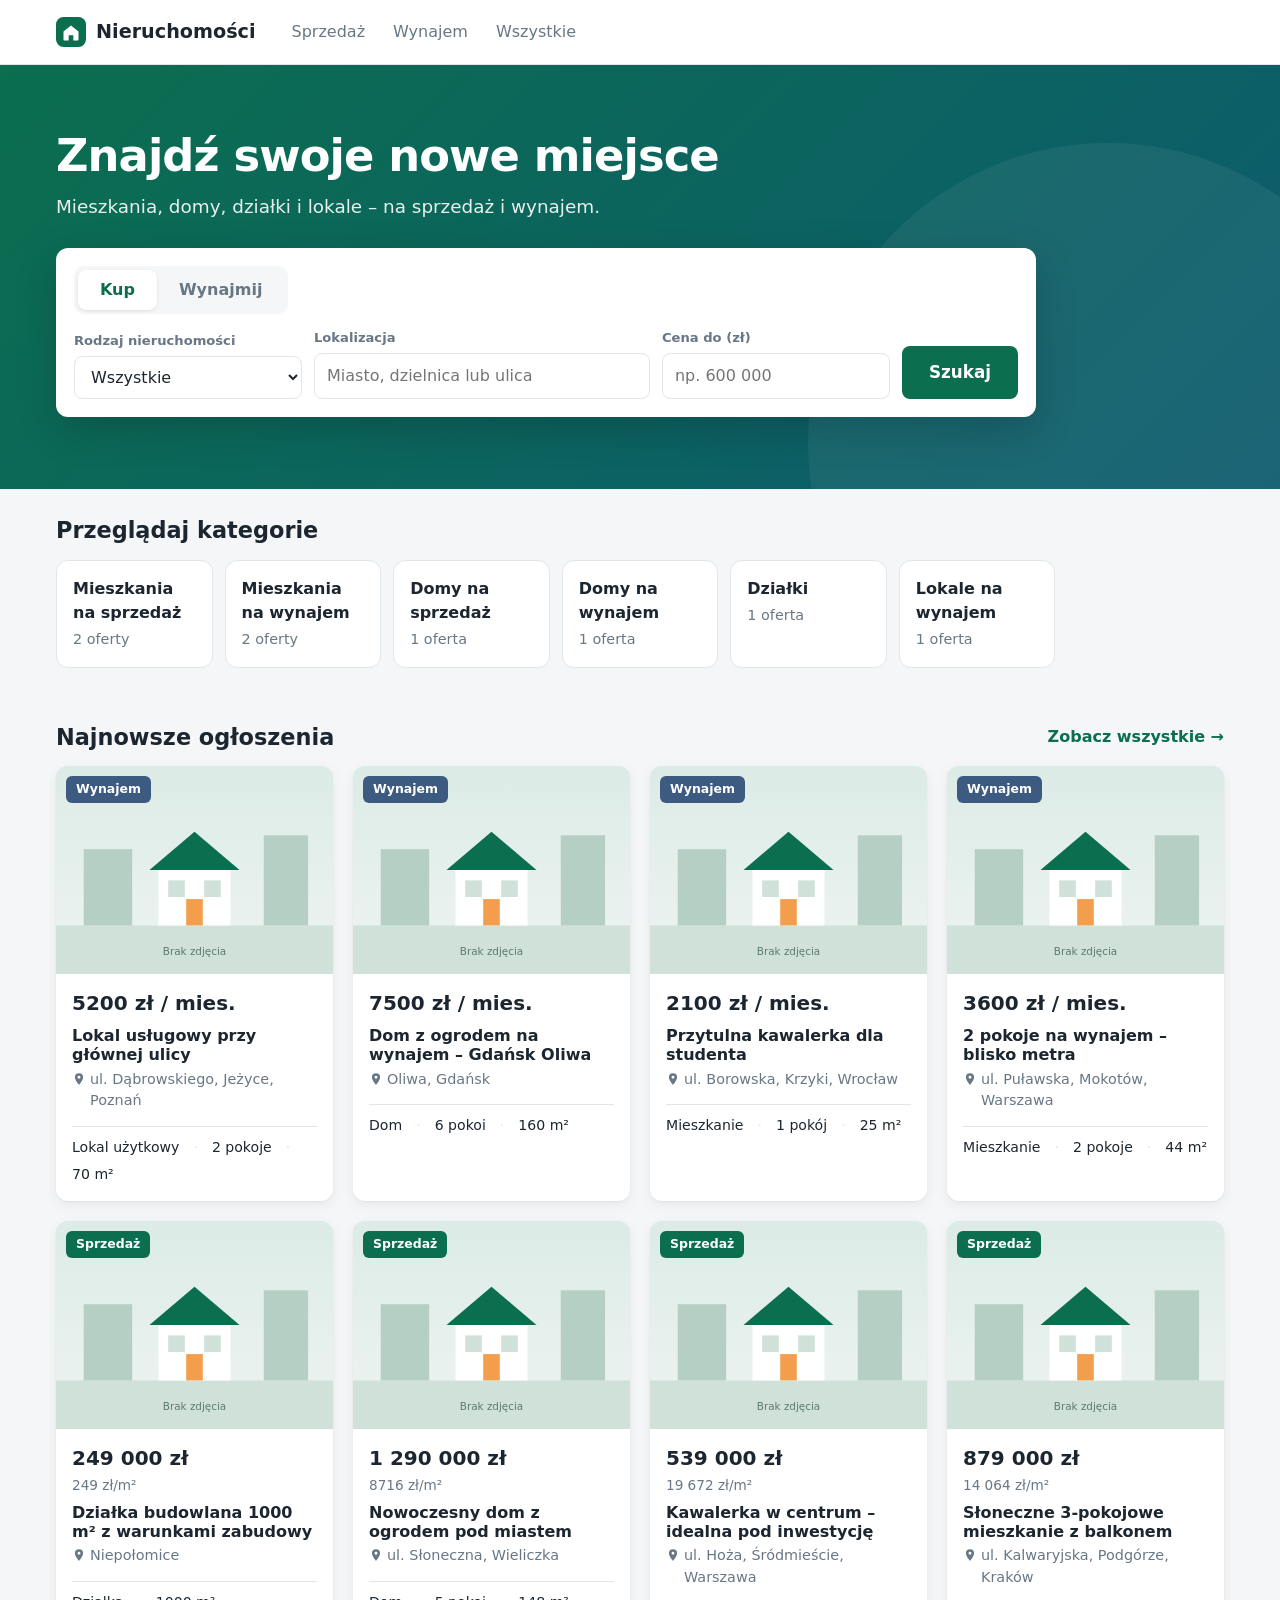
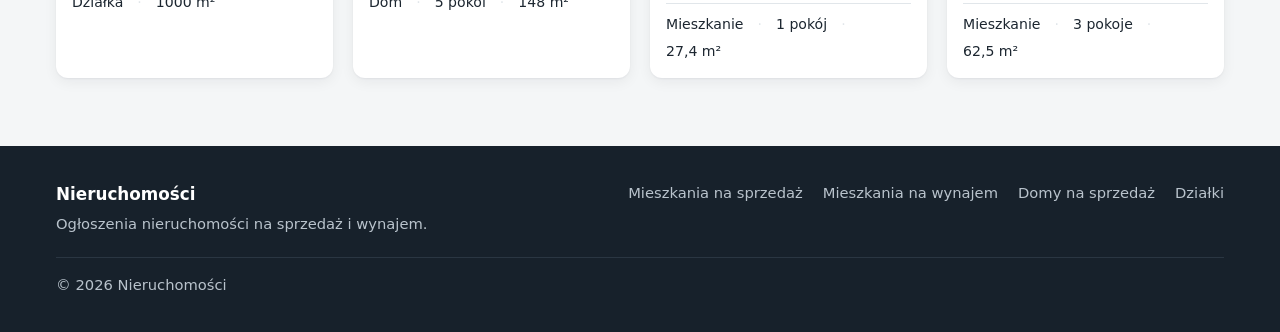
<file: index.html>
<!doctype html>
<html lang="pl">
<head>
  <meta charset="utf-8">
  <meta name="viewport" content="width=device-width, initial-scale=1">
  <title>Nieruchomości – mieszkania i domy na sprzedaż i wynajem</title>
  <meta name="description" content="Ogłoszenia nieruchomości – mieszkania, domy, działki i lokale na sprzedaż i wynajem.">
  <link rel="icon" href="img/favicon.svg" type="image/svg+xml">
  <link rel="stylesheet" href="css/style.css">
</head>
<body data-page="home">
<header class="site-header">
  <div class="container header-inner">
    <a class="logo" href="index.html">
      <svg width="30" height="30" viewBox="0 0 32 32" aria-hidden="true"><rect width="32" height="32" rx="8" fill="currentColor"/><path d="M8 15.5 16 9l8 6.5V24a1 1 0 0 1-1 1h-4.5v-5.5h-5V25H9a1 1 0 0 1-1-1z" fill="#fff"/></svg>
      <span>Nieruchomości</span>
    </a>
    <nav class="main-nav" aria-label="Główna nawigacja">
      <a href="ogloszenia.html?transakcja=sprzedaz" data-nav="sprzedaz">Sprzedaż</a>
      <a href="ogloszenia.html?transakcja=wynajem" data-nav="wynajem">Wynajem</a>
      <a href="ogloszenia.html" class="hide-sm" data-nav="">Wszystkie</a>
    </nav>
  </div>
</header>

<main>
  <section class="hero">
    <div class="container">
      <h1>Znajdź swoje nowe miejsce</h1>
      <p class="hero-sub">Mieszkania, domy, działki i lokale – na sprzedaż i wynajem.</p>

      <form class="hero-search" action="ogloszenia.html" method="get">
        <div class="tabs" role="radiogroup" aria-label="Rodzaj transakcji">
          <label><input type="radio" name="transakcja" value="sprzedaz" checked><span>Kup</span></label>
          <label><input type="radio" name="transakcja" value="wynajem"><span>Wynajmij</span></label>
        </div>
        <div class="hero-fields">
          <label class="field">
            <span>Rodzaj nieruchomości</span>
            <select name="typ">
              <option value="">Wszystkie</option>
              <option value="mieszkanie">Mieszkanie</option>
              <option value="dom">Dom</option>
              <option value="dzialka">Działka</option>
              <option value="lokal">Lokal użytkowy</option>
              <option value="garaz">Garaż</option>
            </select>
          </label>
          <label class="field field-grow">
            <span>Lokalizacja</span>
            <input type="text" name="lokalizacja" placeholder="Miasto, dzielnica lub ulica">
          </label>
          <label class="field">
            <span>Cena do (zł)</span>
            <input type="text" name="cenaDo" inputmode="numeric" placeholder="np. 600 000">
          </label>
          <button class="btn btn-primary btn-lg" type="submit">Szukaj</button>
        </div>
      </form>
    </div>
  </section>

  <section class="container section">
    <h2 class="section-title">Przeglądaj kategorie</h2>
    <div class="categories">
      <a class="category" href="ogloszenia.html?transakcja=sprzedaz&typ=mieszkanie"><span class="category-label">Mieszkania na sprzedaż</span><span class="category-count" data-count="sprzedaz:mieszkanie"></span></a>
      <a class="category" href="ogloszenia.html?transakcja=wynajem&typ=mieszkanie"><span class="category-label">Mieszkania na wynajem</span><span class="category-count" data-count="wynajem:mieszkanie"></span></a>
      <a class="category" href="ogloszenia.html?transakcja=sprzedaz&typ=dom"><span class="category-label">Domy na sprzedaż</span><span class="category-count" data-count="sprzedaz:dom"></span></a>
      <a class="category" href="ogloszenia.html?transakcja=wynajem&typ=dom"><span class="category-label">Domy na wynajem</span><span class="category-count" data-count="wynajem:dom"></span></a>
      <a class="category" href="ogloszenia.html?transakcja=sprzedaz&typ=dzialka"><span class="category-label">Działki</span><span class="category-count" data-count="sprzedaz:dzialka"></span></a>
      <a class="category" href="ogloszenia.html?transakcja=wynajem&typ=lokal"><span class="category-label">Lokale na wynajem</span><span class="category-count" data-count="wynajem:lokal"></span></a>
    </div>
  </section>

  <section class="container section">
    <div class="section-head">
      <h2 class="section-title">Najnowsze ogłoszenia</h2>
      <a href="ogloszenia.html" class="link">Zobacz wszystkie →</a>
    </div>
    <div id="latest"></div>
  </section>
</main>

<footer class="site-footer">
  <div class="container footer-inner">
    <div>
      <strong>Nieruchomości</strong>
      <p>Ogłoszenia nieruchomości na sprzedaż i wynajem.</p>
    </div>
    <div class="footer-links">
      <a href="ogloszenia.html?transakcja=sprzedaz&typ=mieszkanie">Mieszkania na sprzedaż</a>
      <a href="ogloszenia.html?transakcja=wynajem&typ=mieszkanie">Mieszkania na wynajem</a>
      <a href="ogloszenia.html?transakcja=sprzedaz&typ=dom">Domy na sprzedaż</a>
      <a href="ogloszenia.html?transakcja=sprzedaz&typ=dzialka">Działki</a>
    </div>
    <p class="copy">© <span data-year></span> Nieruchomości</p>
  </div>
</footer>

<script src="dane/ogloszenia.js"></script>
<script src="js/app.js"></script>
</body>
</html>
</file>
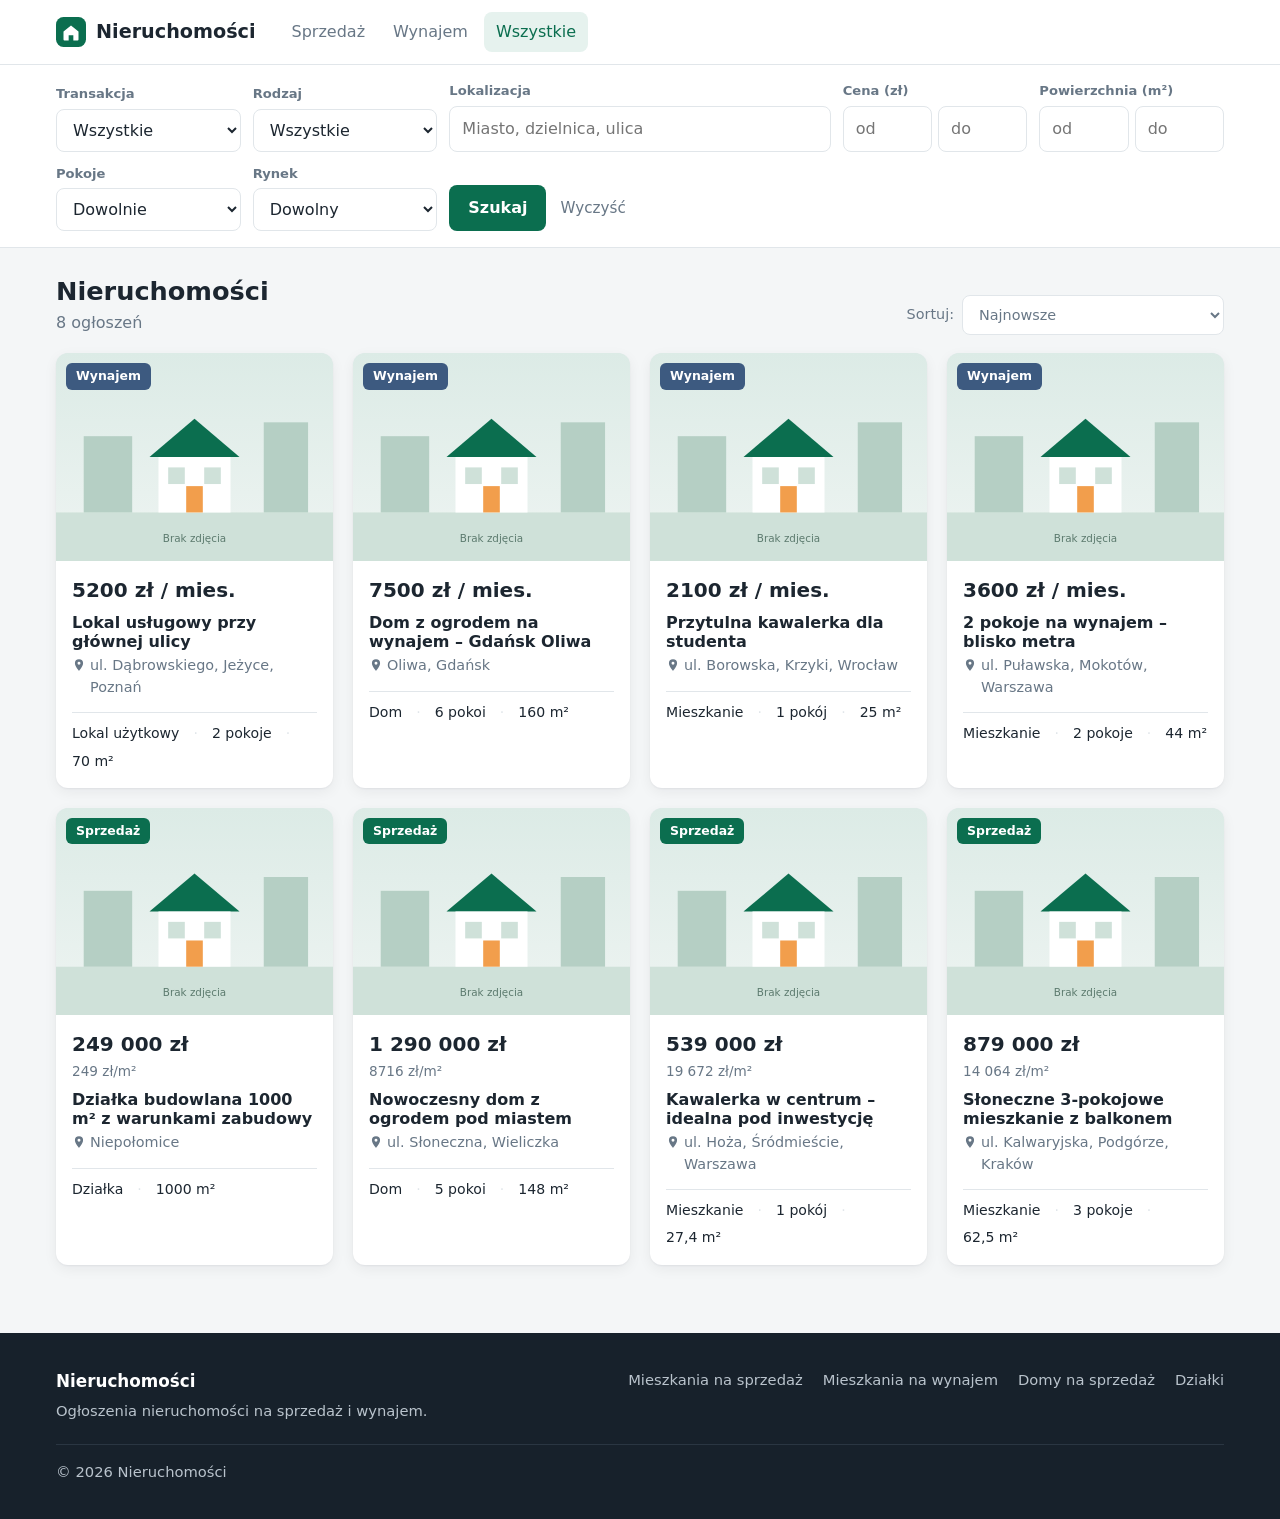
<file: ogloszenia.html>
<!doctype html>
<html lang="pl">
<head>
  <meta charset="utf-8">
  <meta name="viewport" content="width=device-width, initial-scale=1">
  <title>Ogłoszenia – Nieruchomości</title>
  <link rel="icon" href="img/favicon.svg" type="image/svg+xml">
  <link rel="stylesheet" href="css/style.css">
</head>
<body data-page="wyniki">
<header class="site-header">
  <div class="container header-inner">
    <a class="logo" href="index.html">
      <svg width="30" height="30" viewBox="0 0 32 32" aria-hidden="true"><rect width="32" height="32" rx="8" fill="currentColor"/><path d="M8 15.5 16 9l8 6.5V24a1 1 0 0 1-1 1h-4.5v-5.5h-5V25H9a1 1 0 0 1-1-1z" fill="#fff"/></svg>
      <span>Nieruchomości</span>
    </a>
    <nav class="main-nav" aria-label="Główna nawigacja">
      <a href="ogloszenia.html?transakcja=sprzedaz" data-nav="sprzedaz">Sprzedaż</a>
      <a href="ogloszenia.html?transakcja=wynajem" data-nav="wynajem">Wynajem</a>
      <a href="ogloszenia.html" class="hide-sm" data-nav="">Wszystkie</a>
    </nav>
  </div>
</header>

<main>
  <section class="filters-bar">
    <form class="container filters" action="ogloszenia.html" method="get" id="filters">
      <label class="field">
        <span>Transakcja</span>
        <select name="transakcja">
          <option value="">Wszystkie</option>
          <option value="sprzedaz">Sprzedaż</option>
          <option value="wynajem">Wynajem</option>
        </select>
      </label>
      <label class="field">
        <span>Rodzaj</span>
        <select name="typ">
          <option value="">Wszystkie</option>
          <option value="mieszkanie">Mieszkanie</option>
          <option value="dom">Dom</option>
          <option value="dzialka">Działka</option>
          <option value="lokal">Lokal użytkowy</option>
          <option value="garaz">Garaż</option>
        </select>
      </label>
      <label class="field field-grow">
        <span>Lokalizacja</span>
        <input type="text" name="lokalizacja" placeholder="Miasto, dzielnica, ulica">
      </label>
      <div class="field field-range">
        <span>Cena (zł)</span>
        <div class="range">
          <input type="text" name="cenaOd" inputmode="numeric" placeholder="od" aria-label="Cena od">
          <input type="text" name="cenaDo" inputmode="numeric" placeholder="do" aria-label="Cena do">
        </div>
      </div>
      <div class="field field-range">
        <span>Powierzchnia (m²)</span>
        <div class="range">
          <input type="text" name="metrazOd" inputmode="decimal" placeholder="od" aria-label="Powierzchnia od">
          <input type="text" name="metrazDo" inputmode="decimal" placeholder="do" aria-label="Powierzchnia do">
        </div>
      </div>
      <label class="field">
        <span>Pokoje</span>
        <select name="pokoje">
          <option value="">Dowolnie</option>
          <option value="1">1</option>
          <option value="2">2</option>
          <option value="3">3</option>
          <option value="4">4 i więcej</option>
        </select>
      </label>
      <label class="field">
        <span>Rynek</span>
        <select name="rynek">
          <option value="">Dowolny</option>
          <option value="pierwotny">Pierwotny</option>
          <option value="wtorny">Wtórny</option>
        </select>
      </label>
      <div class="filters-actions">
        <button class="btn btn-primary" type="submit">Szukaj</button>
        <a class="link-muted" href="ogloszenia.html">Wyczyść</a>
      </div>
    </form>
  </section>

  <section class="container section">
    <div class="results-head">
      <div>
        <h1 class="results-title" id="heading">Nieruchomości</h1>
        <p class="muted" id="total"></p>
      </div>
      <label class="sort">
        <span>Sortuj:</span>
        <select name="sort" form="filters" data-autosubmit>
          <option value="najnowsze">Najnowsze</option>
          <option value="cena-rosnaco">Cena: od najniższej</option>
          <option value="cena-malejaco">Cena: od najwyższej</option>
          <option value="metraz-rosnaco">Powierzchnia: od najmniejszej</option>
          <option value="metraz-malejaco">Powierzchnia: od największej</option>
        </select>
      </label>
    </div>
    <div id="results"></div>
  </section>
</main>

<footer class="site-footer">
  <div class="container footer-inner">
    <div>
      <strong>Nieruchomości</strong>
      <p>Ogłoszenia nieruchomości na sprzedaż i wynajem.</p>
    </div>
    <div class="footer-links">
      <a href="ogloszenia.html?transakcja=sprzedaz&typ=mieszkanie">Mieszkania na sprzedaż</a>
      <a href="ogloszenia.html?transakcja=wynajem&typ=mieszkanie">Mieszkania na wynajem</a>
      <a href="ogloszenia.html?transakcja=sprzedaz&typ=dom">Domy na sprzedaż</a>
      <a href="ogloszenia.html?transakcja=sprzedaz&typ=dzialka">Działki</a>
    </div>
    <p class="copy">© <span data-year></span> Nieruchomości</p>
  </div>
</footer>

<script src="dane/ogloszenia.js"></script>
<script src="js/app.js"></script>
</body>
</html>
</file>
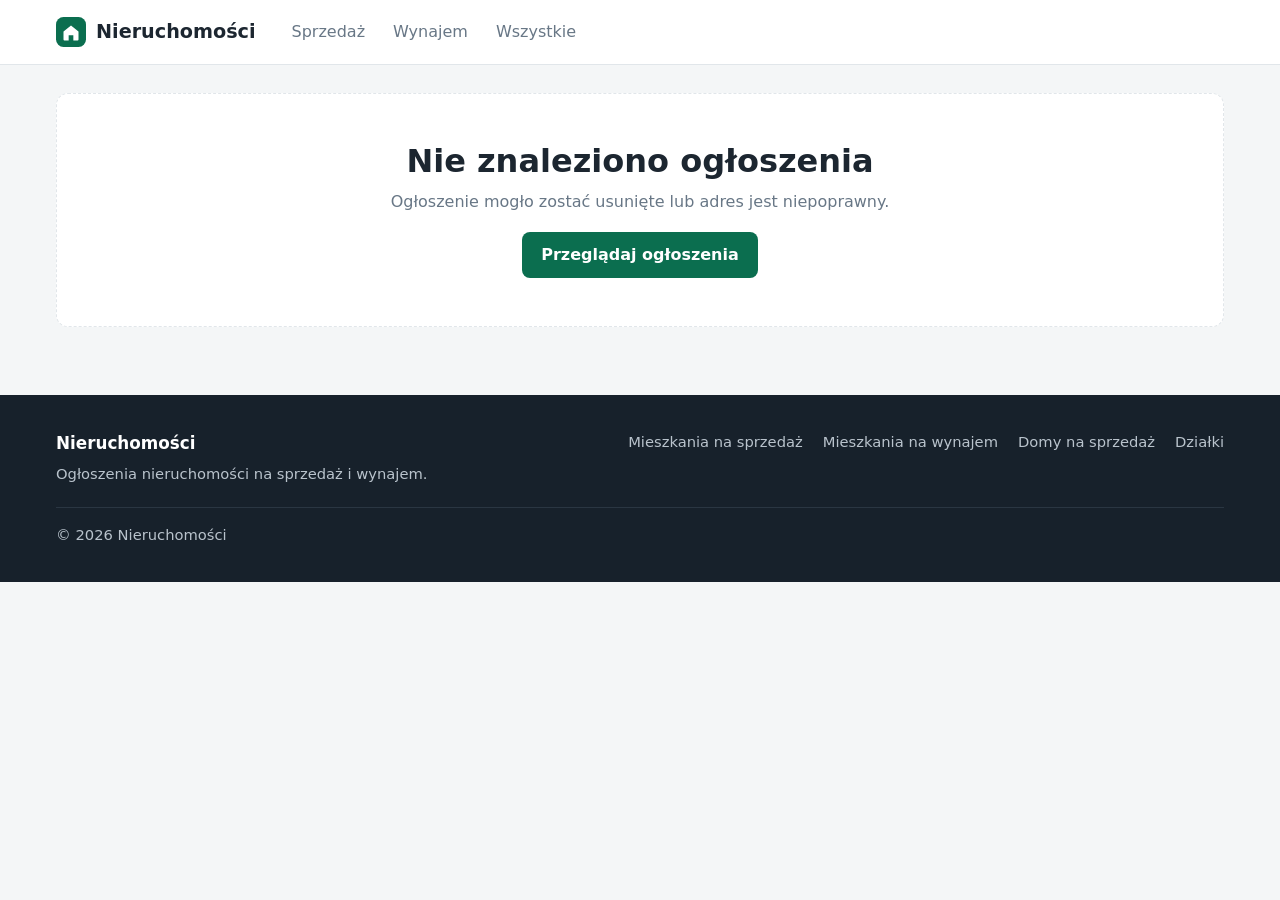
<file: ogloszenie.html>
<!doctype html>
<html lang="pl">
<head>
  <meta charset="utf-8">
  <meta name="viewport" content="width=device-width, initial-scale=1">
  <title>Ogłoszenie – Nieruchomości</title>
  <link rel="icon" href="img/favicon.svg" type="image/svg+xml">
  <link rel="stylesheet" href="css/style.css">
</head>
<body data-page="ogloszenie">
<header class="site-header">
  <div class="container header-inner">
    <a class="logo" href="index.html">
      <svg width="30" height="30" viewBox="0 0 32 32" aria-hidden="true"><rect width="32" height="32" rx="8" fill="currentColor"/><path d="M8 15.5 16 9l8 6.5V24a1 1 0 0 1-1 1h-4.5v-5.5h-5V25H9a1 1 0 0 1-1-1z" fill="#fff"/></svg>
      <span>Nieruchomości</span>
    </a>
    <nav class="main-nav" aria-label="Główna nawigacja">
      <a href="ogloszenia.html?transakcja=sprzedaz" data-nav="sprzedaz">Sprzedaż</a>
      <a href="ogloszenia.html?transakcja=wynajem" data-nav="wynajem">Wynajem</a>
      <a href="ogloszenia.html" class="hide-sm" data-nav="">Wszystkie</a>
    </nav>
  </div>
</header>

<main>
  <div class="container section" id="listing"></div>
</main>

<footer class="site-footer">
  <div class="container footer-inner">
    <div>
      <strong>Nieruchomości</strong>
      <p>Ogłoszenia nieruchomości na sprzedaż i wynajem.</p>
    </div>
    <div class="footer-links">
      <a href="ogloszenia.html?transakcja=sprzedaz&typ=mieszkanie">Mieszkania na sprzedaż</a>
      <a href="ogloszenia.html?transakcja=wynajem&typ=mieszkanie">Mieszkania na wynajem</a>
      <a href="ogloszenia.html?transakcja=sprzedaz&typ=dom">Domy na sprzedaż</a>
      <a href="ogloszenia.html?transakcja=sprzedaz&typ=dzialka">Działki</a>
    </div>
    <p class="copy">© <span data-year></span> Nieruchomości</p>
  </div>
</footer>

<script src="dane/ogloszenia.js"></script>
<script src="js/app.js"></script>
</body>
</html>
</file>
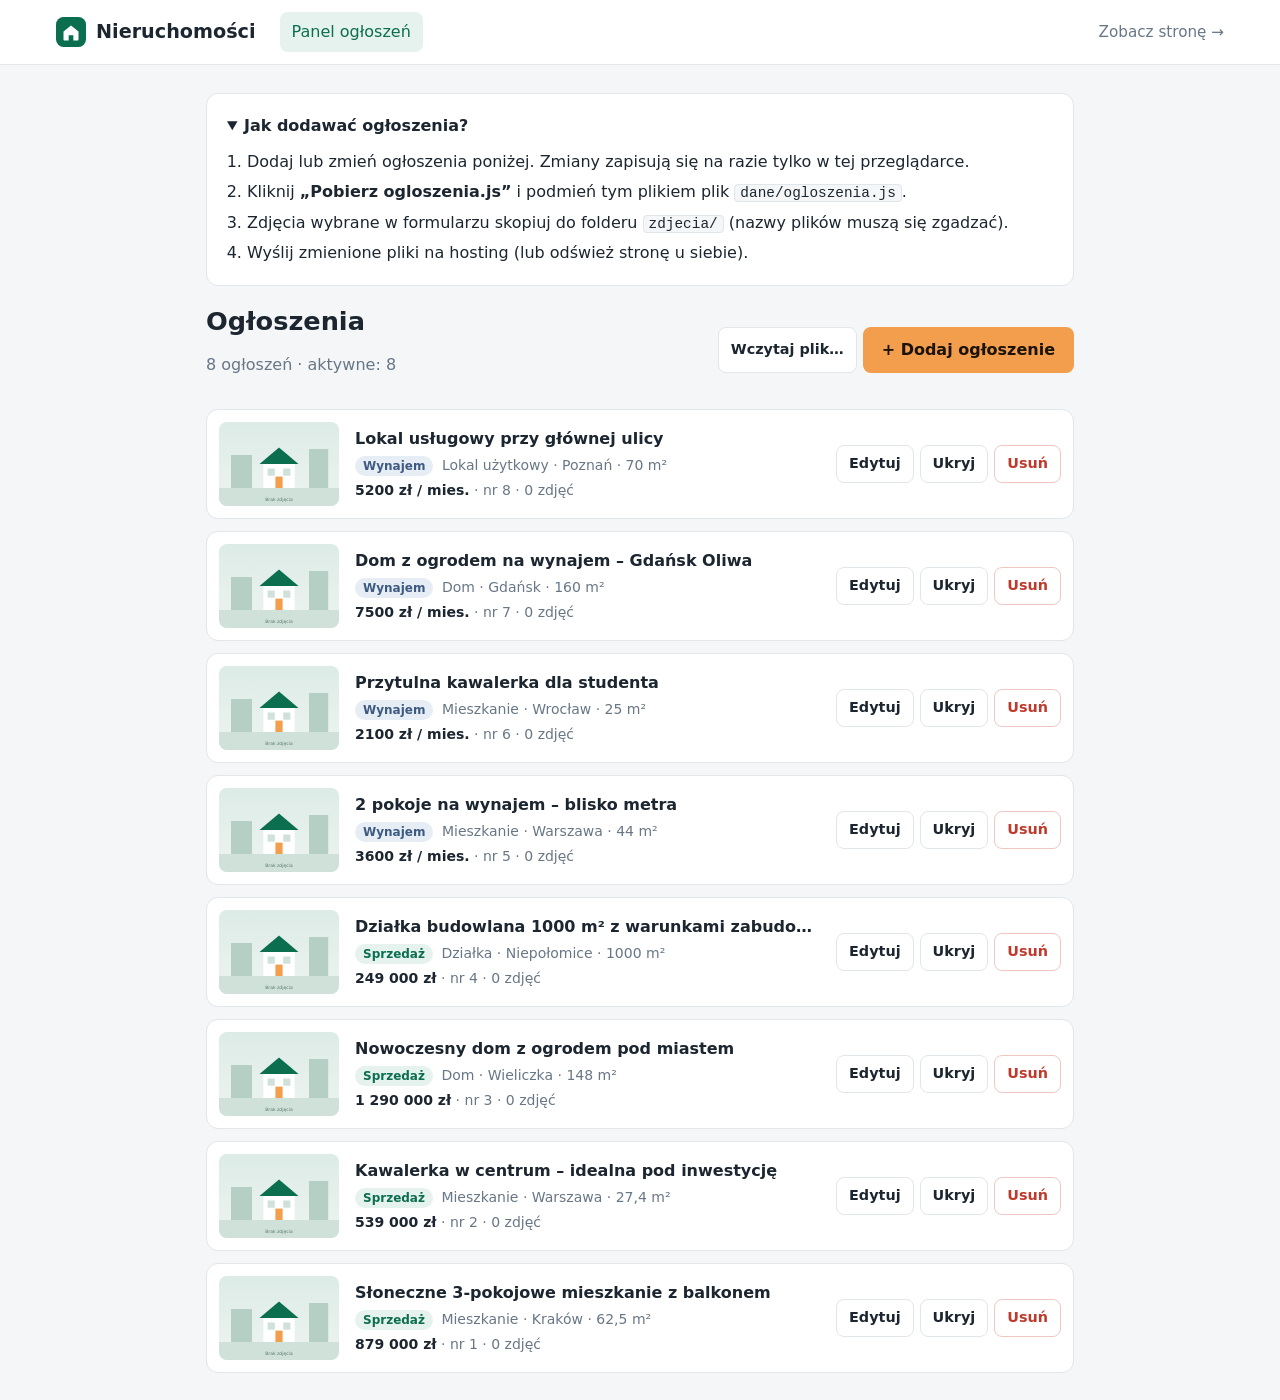
<file: panel.html>
<!doctype html>
<html lang="pl">
<head>
  <meta charset="utf-8">
  <meta name="viewport" content="width=device-width, initial-scale=1">
  <meta name="robots" content="noindex">
  <title>Panel ogłoszeń – Nieruchomości</title>
  <link rel="icon" href="img/favicon.svg" type="image/svg+xml">
  <link rel="stylesheet" href="css/style.css">
</head>
<body data-page="panel">
<header class="site-header">
  <div class="container header-inner">
    <a class="logo" href="index.html">
      <svg width="30" height="30" viewBox="0 0 32 32" aria-hidden="true"><rect width="32" height="32" rx="8" fill="currentColor"/><path d="M8 15.5 16 9l8 6.5V24a1 1 0 0 1-1 1h-4.5v-5.5h-5V25H9a1 1 0 0 1-1-1z" fill="#fff"/></svg>
      <span>Nieruchomości</span>
    </a>
    <nav class="main-nav"><a class="active" href="panel.html">Panel ogłoszeń</a></nav>
    <div class="header-actions"><a href="index.html" class="link-muted">Zobacz stronę →</a></div>
  </div>
</header>

<main class="container section narrow">
  <details class="box help" open>
    <summary><strong>Jak dodawać ogłoszenia?</strong></summary>
    <ol>
      <li>Dodaj lub zmień ogłoszenia poniżej. Zmiany zapisują się na razie tylko w tej przeglądarce.</li>
      <li>Kliknij <strong>„Pobierz ogloszenia.js”</strong> i podmień tym plikiem plik <code>dane/ogloszenia.js</code>.</li>
      <li>Zdjęcia wybrane w formularzu skopiuj do folderu <code>zdjecia/</code> (nazwy plików muszą się zgadzać).</li>
      <li>Wyślij zmienione pliki na hosting (lub odśwież stronę u siebie).</li>
    </ol>
  </details>

  <div id="status"></div>

  <!-- LISTA -->
  <section id="view-list">
    <div class="section-head">
      <div>
        <h1 class="results-title">Ogłoszenia</h1>
        <p class="muted" id="list-count"></p>
      </div>
      <div class="admin-actions">
        <label class="btn btn-outline btn-sm file-btn">Wczytaj plik…<input type="file" accept=".js,.json" id="import"></label>
        <button class="btn btn-accent" type="button" id="btn-new">+ Dodaj ogłoszenie</button>
      </div>
    </div>
    <div class="admin-list" id="list"></div>
  </section>

  <!-- FORMULARZ -->
  <section id="view-form" hidden>
    <div class="section-head">
      <h1 class="results-title" id="form-title">Nowe ogłoszenie</h1>
      <button type="button" class="link btn-reset" data-cancel>← Wróć do listy</button>
    </div>
    <div id="form-errors"></div>

    <form id="form" class="listing-form" novalidate>
      <section class="box">
        <h2>Podstawowe informacje</h2>
        <div class="form-row">
          <fieldset class="field">
            <legend>Rodzaj transakcji *</legend>
            <div class="segmented">
              <label><input type="radio" name="transaction_type" value="sprzedaz"><span>Sprzedaż</span></label>
              <label><input type="radio" name="transaction_type" value="wynajem"><span>Wynajem</span></label>
            </div>
          </fieldset>
          <label class="field">
            <span>Rodzaj nieruchomości *</span>
            <select name="property_type">
              <option value="mieszkanie">Mieszkanie</option>
              <option value="dom">Dom</option>
              <option value="dzialka">Działka</option>
              <option value="lokal">Lokal użytkowy</option>
              <option value="garaz">Garaż</option>
            </select>
          </label>
          <label class="field">
            <span>Rynek</span>
            <select name="market">
              <option value="">— nie podano —</option>
              <option value="pierwotny">Pierwotny</option>
              <option value="wtorny">Wtórny</option>
            </select>
          </label>
        </div>
        <label class="field">
          <span>Tytuł ogłoszenia *</span>
          <input type="text" name="title" maxlength="150" placeholder="np. Słoneczne 3-pokojowe mieszkanie z balkonem">
        </label>
      </section>

      <section class="box">
        <h2>Lokalizacja</h2>
        <div class="form-row">
          <label class="field"><span>Miejscowość *</span><input type="text" name="city"></label>
          <label class="field"><span>Dzielnica</span><input type="text" name="district"></label>
          <label class="field"><span>Ulica</span><input type="text" name="street"></label>
        </div>
      </section>

      <section class="box">
        <h2>Cena i parametry</h2>
        <div class="form-row">
          <label class="field"><span>Cena (zł) * <small class="muted">– przy wynajmie: miesięcznie</small></span><input type="text" inputmode="decimal" name="price"></label>
          <label class="field"><span>Powierzchnia (m²) *</span><input type="text" inputmode="decimal" name="area"></label>
          <label class="field"><span>Liczba pokoi</span><input type="number" min="1" max="50" name="rooms"></label>
        </div>
        <div class="form-row">
          <label class="field"><span>Piętro <small class="muted">(0 = parter)</small></span><input type="number" min="-1" max="100" name="floor"></label>
          <label class="field"><span>Liczba pięter w budynku</span><input type="number" min="0" max="100" name="floors_total"></label>
          <label class="field"><span>Rok budowy</span><input type="number" min="1800" max="2100" name="year_built"></label>
        </div>
        <fieldset class="field">
          <legend>Udogodnienia</legend>
          <div class="checks" id="features"></div>
        </fieldset>
      </section>

      <section class="box">
        <h2>Opis *</h2>
        <label class="field">
          <span class="sr-only">Opis</span>
          <textarea name="description" rows="10" placeholder="Opisz nieruchomość: stan, rozkład, okolica, komunikacja, koszty dodatkowe..."></textarea>
        </label>
      </section>

      <section class="box">
        <h2>Zdjęcia</h2>
        <label class="dropzone">
          <input type="file" accept="image/jpeg,image/png,image/webp,image/gif" multiple id="photo-input">
          <span><strong>Wybierz zdjęcia</strong> lub przeciągnij je tutaj</span>
          <small class="muted">Pierwsze zdjęcie jest główne. Pamiętaj, aby skopiować te pliki do folderu <code>zdjecia/</code>.</small>
        </label>
        <div class="photo-manage" id="photos"></div>
      </section>

      <section class="box">
        <h2>Dane kontaktowe</h2>
        <div class="form-row">
          <label class="field"><span>Imię / nazwa</span><input type="text" name="contact_name"></label>
          <label class="field"><span>Telefon</span><input type="tel" name="contact_phone"></label>
          <label class="field"><span>E-mail</span><input type="email" name="contact_email"></label>
        </div>
        <label class="check"><input type="checkbox" name="active"> Ogłoszenie widoczne na stronie</label>
      </section>

      <div class="form-actions">
        <button type="button" class="btn btn-outline" data-cancel>Anuluj</button>
        <button type="submit" class="btn btn-primary btn-lg">Zapisz ogłoszenie</button>
      </div>
    </form>
  </section>
</main>

<script src="dane/ogloszenia.js"></script>
<script src="js/app.js"></script>
<script src="js/panel.js"></script>
</body>
</html>
</file>
<file: css/style.css>
:root {
  --brand: #0b6e4f;
  --brand-dark: #08523b;
  --brand-soft: #e6f2ee;
  --accent: #f29e4c;
  --accent-dark: #d9822f;
  --rent: #3d5a80;
  --text: #1c2630;
  --muted: #687786;
  --bg: #f4f6f7;
  --card: #ffffff;
  --border: #e1e6ea;
  --danger: #c0392b;
  --radius: 12px;
  --shadow: 0 1px 2px rgba(16, 24, 40, .05), 0 4px 14px rgba(16, 24, 40, .06);
  --font: system-ui, -apple-system, "Segoe UI", Roboto, "Helvetica Neue", Arial, sans-serif;
}

*, *::before, *::after { box-sizing: border-box; }
html { -webkit-text-size-adjust: 100%; }
body { margin: 0; font-family: var(--font); color: var(--text); background: var(--bg); line-height: 1.5; font-size: 16px; }
img { max-width: 100%; display: block; }
a { color: inherit; text-decoration: none; }
h1, h2, h3 { line-height: 1.2; margin: 0; }
button, input, select, textarea { font: inherit; color: inherit; }

.container { width: 100%; max-width: 1200px; margin: 0 auto; padding: 0 16px; }
.narrow { max-width: 900px; }
.section { padding-top: 28px; padding-bottom: 28px; }
.muted { color: var(--muted); }
.small { font-size: .875rem; }
.inline { display: inline; }
.sr-only { position: absolute; width: 1px; height: 1px; overflow: hidden; clip: rect(0 0 0 0); white-space: nowrap; }
.link { color: var(--brand); font-weight: 600; }
.link:hover { text-decoration: underline; }
.link-muted { color: var(--muted); font-size: .95rem; }
.link-muted:hover { color: var(--text); }
.btn-reset { background: none; border: 0; padding: 0; cursor: pointer; }

/* ---------- Przyciski ---------- */
.btn { display: inline-flex; align-items: center; justify-content: center; gap: 6px; padding: 10px 18px; border-radius: 8px; border: 1px solid transparent; font-weight: 600; cursor: pointer; transition: background .15s, border-color .15s, color .15s; white-space: nowrap; }
.btn-primary { background: var(--brand); color: #fff; }
.btn-primary:hover { background: var(--brand-dark); }
.btn-accent { background: var(--accent); color: #1c1307; }
.btn-accent:hover { background: var(--accent-dark); }
.btn-outline { background: #fff; border-color: var(--border); color: var(--text); }
.btn-outline:hover { border-color: var(--brand); color: var(--brand); }
.btn-danger { background: #fff; border-color: #f0c7c2; color: var(--danger); }
.btn-danger:hover { background: var(--danger); color: #fff; border-color: var(--danger); }
.btn-sm { padding: 7px 12px; font-size: .9rem; }
.btn-xs { padding: 4px 8px; font-size: .78rem; border-radius: 6px; }
.btn-lg { padding: 13px 26px; font-size: 1.05rem; }
.btn-block { width: 100%; }

/* ---------- Nagłówek ---------- */
.site-header { background: #fff; border-bottom: 1px solid var(--border); position: sticky; top: 0; z-index: 20; }
.header-inner { display: flex; align-items: center; gap: 24px; height: 64px; }
.logo { display: flex; align-items: center; gap: 10px; font-weight: 800; font-size: 1.2rem; color: var(--brand); }
.logo span { color: var(--text); }
.main-nav { display: flex; gap: 4px; }
.main-nav a { padding: 8px 12px; border-radius: 8px; font-weight: 500; color: var(--muted); }
.main-nav a:hover { color: var(--text); background: var(--bg); }
.main-nav a.active { color: var(--brand); background: var(--brand-soft); }
.header-actions { margin-left: auto; display: flex; align-items: center; gap: 16px; }

.flash { margin-top: 16px; padding: 12px 16px; border-radius: 8px; border: 1px solid; }
.flash ul { margin: 6px 0 0; padding-left: 20px; }
.flash-success { background: #e8f6ef; border-color: #b7e2cb; color: #0d5c3c; }
.flash-error { background: #fdecea; border-color: #f5c2bc; color: #8f2318; }
.flash-warning { background: #fff6e5; border-color: #f6d9a3; color: #7a4d00; margin-bottom: 16px; }

/* ---------- Hero ---------- */
.hero { background: linear-gradient(135deg, #0b6e4f 0%, #0d5a6e 100%); color: #fff; padding: 64px 0 72px; position: relative; overflow: hidden; }
.hero::after { content: ""; position: absolute; inset: auto -10% -60% auto; width: 600px; height: 600px; border-radius: 50%; background: rgba(255,255,255,.06); }
.hero h1 { font-size: clamp(1.9rem, 4vw, 2.8rem); font-weight: 800; letter-spacing: -.02em; }
.hero-sub { font-size: 1.15rem; opacity: .9; margin: 10px 0 28px; }
.hero-search { background: #fff; color: var(--text); border-radius: var(--radius); box-shadow: 0 12px 40px rgba(0,0,0,.18); padding: 18px; position: relative; z-index: 1; max-width: 980px; }
.tabs { display: inline-flex; background: var(--bg); padding: 4px; border-radius: 10px; margin-bottom: 14px; }
.tabs input { position: absolute; opacity: 0; pointer-events: none; }
.tabs span { display: block; padding: 8px 22px; border-radius: 8px; font-weight: 600; cursor: pointer; color: var(--muted); }
.tabs input:checked + span { background: #fff; color: var(--brand); box-shadow: 0 1px 3px rgba(0,0,0,.1); }
.tabs input:focus-visible + span { outline: 2px solid var(--brand); }
.hero-fields { display: flex; gap: 12px; align-items: flex-end; flex-wrap: wrap; }
.hero-fields .field { flex: 1 1 180px; }
.hero-fields .field-grow { flex: 2 1 240px; }

/* ---------- Pola formularzy ---------- */
.field { display: flex; flex-direction: column; gap: 5px; min-width: 0; border: 0; padding: 0; margin: 0 0 14px; }
.field > span, .field > legend { font-size: .82rem; font-weight: 600; color: var(--muted); padding: 0; }
.hero-fields .field, .filters .field { margin: 0; }
input[type=text], input[type=number], input[type=email], input[type=tel], input[type=password], select, textarea {
  width: 100%; padding: 10px 12px; border: 1px solid var(--border); border-radius: 8px; background: #fff; outline: none; transition: border-color .15s, box-shadow .15s;
}
input:focus, select:focus, textarea:focus { border-color: var(--brand); box-shadow: 0 0 0 3px rgba(11,110,79,.15); }
textarea { resize: vertical; min-height: 160px; }
.range { display: flex; gap: 6px; }

/* ---------- Kategorie ---------- */
.section-title { font-size: 1.4rem; font-weight: 700; margin-bottom: 16px; }
.section-head { display: flex; align-items: center; justify-content: space-between; gap: 16px; margin-bottom: 16px; flex-wrap: wrap; }
.section-head .section-title { margin: 0; }
.categories { display: grid; grid-template-columns: repeat(auto-fill, minmax(150px, 1fr)); gap: 12px; }
.category { background: #fff; border: 1px solid var(--border); border-radius: var(--radius); padding: 16px; display: flex; flex-direction: column; gap: 4px; transition: border-color .15s, transform .15s; }
.category:hover { border-color: var(--brand); transform: translateY(-2px); }
.category-label { font-weight: 600; }
.category-count { color: var(--muted); font-size: .9rem; }

/* ---------- Karty ogłoszeń ---------- */
.grid { display: grid; grid-template-columns: repeat(auto-fill, minmax(260px, 1fr)); gap: 20px; }
.card { background: var(--card); border-radius: var(--radius); overflow: hidden; box-shadow: var(--shadow); display: flex; flex-direction: column; transition: transform .15s, box-shadow .15s; }
.card:hover { transform: translateY(-3px); box-shadow: 0 10px 28px rgba(16,24,40,.12); }
.card-img { position: relative; aspect-ratio: 4 / 3; background: #dfe5e9; }
.card-img img { width: 100%; height: 100%; object-fit: cover; }
.badge { position: absolute; top: 10px; left: 10px; padding: 4px 10px; border-radius: 6px; font-size: .78rem; font-weight: 700; color: #fff; background: var(--brand); }
.badge-wynajem { background: var(--rent); }
.badge-static { position: static; display: inline-block; margin-bottom: 10px; }
.photo-count { position: absolute; bottom: 10px; right: 10px; display: inline-flex; align-items: center; gap: 4px; padding: 3px 8px; border-radius: 6px; background: rgba(0,0,0,.6); color: #fff; font-size: .78rem; }
.card-body { padding: 14px 16px 16px; display: flex; flex-direction: column; gap: 4px; flex: 1; }
.card-price { font-size: 1.25rem; font-weight: 800; }
.card-ppm { font-size: .85rem; color: var(--muted); margin-top: -2px; }
.card-title { font-size: 1rem; font-weight: 600; margin-top: 4px; display: -webkit-box; -webkit-line-clamp: 2; -webkit-box-orient: vertical; overflow: hidden; }
.card-loc { margin: 0; color: var(--muted); font-size: .9rem; display: flex; gap: 4px; align-items: flex-start; }
.card-loc svg { flex: none; margin-top: 3px; }
.card-params { list-style: none; padding: 10px 0 0; margin: auto 0 0; display: flex; flex-wrap: wrap; gap: 6px 14px; font-size: .88rem; border-top: 1px solid var(--border); margin-top: 10px; }
.card-params li:not(:last-child)::after { content: "·"; margin-left: 14px; color: var(--border); }

.empty { background: #fff; border: 1px dashed var(--border); border-radius: var(--radius); padding: 48px 16px; text-align: center; }
.empty h1 { margin-bottom: 10px; }
.empty p { color: var(--muted); margin: 0 0 18px; }

/* ---------- Wyniki ---------- */
.filters-bar { background: #fff; border-bottom: 1px solid var(--border); padding: 16px 0; }
.filters { display: grid; grid-template-columns: repeat(auto-fill, minmax(170px, 1fr)); gap: 12px; align-items: end; }
.filters .field-grow { grid-column: span 2; }
.filters-actions { display: flex; align-items: center; gap: 14px; }
.results-head { display: flex; justify-content: space-between; align-items: flex-end; gap: 16px; margin-bottom: 18px; flex-wrap: wrap; }
.results-title { font-size: 1.6rem; font-weight: 800; }
.results-head p { margin: 4px 0 0; }
.sort { display: flex; align-items: center; gap: 8px; font-size: .9rem; color: var(--muted); }
.sort select { width: auto; }
.pagination { display: flex; justify-content: center; flex-wrap: wrap; gap: 6px; margin-top: 32px; }
.pagination a, .pagination span { min-width: 40px; padding: 8px 12px; border-radius: 8px; text-align: center; background: #fff; border: 1px solid var(--border); }
.pagination span { border: 0; background: none; }
.pagination a:hover { border-color: var(--brand); color: var(--brand); }
.pagination a.current { background: var(--brand); border-color: var(--brand); color: #fff; }

/* ---------- Strona ogłoszenia ---------- */
.breadcrumbs { font-size: .88rem; color: var(--muted); margin-bottom: 16px; }
.breadcrumbs a:hover { color: var(--brand); }
.listing-layout { display: grid; grid-template-columns: minmax(0, 1fr) 340px; gap: 24px; align-items: start; }
.listing-side { position: sticky; top: 84px; }
.box { background: #fff; border-radius: var(--radius); border: 1px solid var(--border); padding: 20px; margin-bottom: 20px; }
.box h2 { font-size: 1.15rem; margin-bottom: 14px; }

.gallery { margin-bottom: 20px; }
.gallery-main { position: relative; aspect-ratio: 16 / 10; background: #1c2630; border-radius: var(--radius); overflow: hidden; }
.gallery-main img { width: 100%; height: 100%; object-fit: contain; }
.gallery-nav { position: absolute; top: 50%; transform: translateY(-50%); width: 44px; height: 44px; border-radius: 50%; border: 0; background: rgba(255,255,255,.9); font-size: 1.8rem; line-height: 1; cursor: pointer; display: grid; place-items: center; padding-bottom: 4px; }
.gallery-nav:hover { background: #fff; }
.gallery-nav.prev { left: 12px; }
.gallery-nav.next { right: 12px; }
.gallery-counter { position: absolute; right: 12px; bottom: 12px; background: rgba(0,0,0,.6); color: #fff; font-size: .85rem; padding: 3px 10px; border-radius: 6px; }
.gallery-thumbs { display: flex; gap: 8px; margin-top: 8px; overflow-x: auto; padding-bottom: 4px; }
.gallery-thumbs button { flex: none; width: 96px; height: 68px; padding: 0; border: 2px solid transparent; border-radius: 8px; overflow: hidden; cursor: pointer; background: none; opacity: .7; }
.gallery-thumbs button.active, .gallery-thumbs button:hover { border-color: var(--brand); opacity: 1; }
.gallery-thumbs img { width: 100%; height: 100%; object-fit: cover; }

.listing-header { margin-bottom: 20px; }
.listing-header h1 { font-size: clamp(1.4rem, 3vw, 1.9rem); font-weight: 800; }
.listing-loc { display: flex; gap: 6px; align-items: center; color: var(--muted); margin: 8px 0 12px; }
.listing-price { display: flex; align-items: baseline; gap: 14px; flex-wrap: wrap; }
.listing-price strong { font-size: 1.9rem; color: var(--brand); }
.listing-price span { color: var(--muted); }

.params { display: grid; grid-template-columns: repeat(auto-fill, minmax(200px, 1fr)); gap: 0 24px; margin: 0; }
.params div { display: flex; justify-content: space-between; gap: 12px; padding: 10px 0; border-bottom: 1px solid var(--border); }
.params dt { color: var(--muted); }
.params dd { margin: 0; font-weight: 600; text-align: right; }
.features { list-style: none; padding: 0; margin: 0; display: grid; grid-template-columns: repeat(auto-fill, minmax(200px, 1fr)); gap: 8px; }
.features li::before { content: "✓"; color: var(--brand); font-weight: 800; margin-right: 8px; }
.description { white-space: pre-line; overflow-wrap: anywhere; }
.map { border-radius: 8px; overflow: hidden; aspect-ratio: 16 / 8; background: var(--bg); }
.map iframe { width: 100%; height: 100%; border: 0; }

.contact-box { display: flex; flex-direction: column; gap: 12px; }
.contact-price { font-size: 1.5rem; font-weight: 800; }
.contact-person { display: flex; align-items: center; gap: 12px; padding: 12px 0; border-top: 1px solid var(--border); border-bottom: 1px solid var(--border); }
.contact-person div { display: flex; flex-direction: column; }
.avatar { width: 44px; height: 44px; border-radius: 50%; background: var(--brand-soft); color: var(--brand); display: grid; place-items: center; font-weight: 800; font-size: 1.1rem; }
.contact-box p { margin: 0; }

/* ---------- Panel ---------- */
.login-box { max-width: 420px; margin: 40px auto; }
.login-box h1 { font-size: 1.4rem; margin-bottom: 4px; }
.login-box p { margin: 0 0 18px; }
.admin-list { display: flex; flex-direction: column; gap: 12px; }
.admin-row { display: grid; grid-template-columns: 120px minmax(0, 1fr) auto; gap: 16px; align-items: center; background: #fff; border: 1px solid var(--border); border-radius: var(--radius); padding: 12px; }
.admin-row.is-hidden { opacity: .65; }
.admin-thumb img { width: 120px; height: 84px; object-fit: cover; border-radius: 8px; }
.admin-info { display: flex; flex-direction: column; gap: 4px; min-width: 0; }
.admin-title { font-weight: 700; overflow: hidden; text-overflow: ellipsis; white-space: nowrap; }
.admin-title:hover { color: var(--brand); }
.admin-actions { display: flex; gap: 6px; flex-wrap: wrap; justify-content: flex-end; }
.pill { display: inline-block; padding: 1px 8px; border-radius: 999px; font-size: .75rem; font-weight: 700; background: var(--brand-soft); color: var(--brand); margin-right: 4px; }
.pill-wynajem { background: #e7edf5; color: var(--rent); }
.pill-hidden { background: #fdecea; color: var(--danger); margin-left: 6px; }

.form-row { display: grid; grid-template-columns: repeat(auto-fit, minmax(200px, 1fr)); gap: 0 16px; }
.segmented { display: flex; background: var(--bg); padding: 4px; border-radius: 10px; }
.segmented label { flex: 1; }
.segmented input { position: absolute; opacity: 0; pointer-events: none; }
.segmented span { display: block; text-align: center; padding: 6px 10px; border-radius: 7px; font-weight: 600; cursor: pointer; color: var(--muted); font-size: .95rem; }
.segmented input:checked + span { background: #fff; color: var(--brand); box-shadow: 0 1px 3px rgba(0,0,0,.1); }
.segmented input:focus-visible + span { outline: 2px solid var(--brand); }
.checks { display: grid; grid-template-columns: repeat(auto-fill, minmax(220px, 1fr)); gap: 8px; margin-top: 4px; }
.check { display: flex; align-items: center; gap: 8px; cursor: pointer; }
.check input { width: 18px; height: 18px; accent-color: var(--brand); }
.dropzone { display: flex; flex-direction: column; align-items: center; gap: 4px; text-align: center; padding: 28px 16px; border: 2px dashed var(--border); border-radius: var(--radius); cursor: pointer; transition: border-color .15s, background .15s; position: relative; }
.dropzone:hover, .dropzone.drag { border-color: var(--brand); background: var(--brand-soft); }
.dropzone input { position: absolute; inset: 0; opacity: 0; cursor: pointer; }
.dropzone strong { color: var(--brand); }
.photo-preview, .photo-manage { display: grid; grid-template-columns: repeat(auto-fill, minmax(140px, 1fr)); gap: 10px; margin-top: 12px; }
.photo-preview:empty { display: none; }
.photo-preview img { width: 100%; aspect-ratio: 4/3; object-fit: cover; border-radius: 8px; }
.photo-item { position: relative; border: 1px solid var(--border); border-radius: 8px; overflow: hidden; background: #fff; }
.photo-item img { width: 100%; aspect-ratio: 4/3; object-fit: cover; }
.photo-main-badge { position: absolute; top: 6px; left: 6px; background: var(--brand); color: #fff; font-size: .72rem; font-weight: 700; padding: 2px 8px; border-radius: 5px; }
.photo-item-actions { display: flex; gap: 4px; padding: 6px; flex-wrap: wrap; }
.form-actions { display: flex; justify-content: flex-end; gap: 12px; margin-bottom: 28px; }

/* ---------- Stopka ---------- */
.site-footer { background: #17212b; color: #b9c3cc; margin-top: 40px; padding: 36px 0; font-size: .92rem; }
.footer-inner { display: grid; grid-template-columns: 1fr auto; gap: 16px 32px; }
.site-footer strong { color: #fff; font-size: 1.05rem; }
.site-footer p { margin: 6px 0 0; }
.footer-links { display: flex; flex-wrap: wrap; gap: 8px 20px; align-items: flex-start; }
.footer-links a:hover { color: #fff; }
.copy { grid-column: 1 / -1; border-top: 1px solid #2a3642; padding-top: 16px; }

/* ---------- Responsywność ---------- */
@media (max-width: 900px) {
  .listing-layout { grid-template-columns: 1fr; }
  .listing-side { position: static; }
}
@media (max-width: 700px) {
  .header-inner { gap: 10px; }
  .hide-sm { display: none !important; }
  .logo span { display: none; }
  .main-nav a { padding: 8px; }
  .header-actions { gap: 10px; }
  .hero { padding: 36px 0 44px; }
  .hero-fields .btn { width: 100%; }
  .filters { grid-template-columns: minmax(0, 1fr) minmax(0, 1fr); }
  .range input { min-width: 0; }
  .grid { grid-template-columns: minmax(0, 1fr); }
  .filters .field-grow, .filters .field-range { grid-column: span 2; }
  .filters-actions { grid-column: span 2; }
  .filters-actions .btn { flex: 1; }
  .admin-row { grid-template-columns: 84px minmax(0, 1fr); }
  .admin-thumb img { width: 84px; height: 64px; }
  .admin-actions { grid-column: 1 / -1; justify-content: flex-start; }
  .footer-inner { grid-template-columns: 1fr; }
  .gallery-thumbs button { width: 72px; height: 52px; }
  .form-actions .btn { flex: 1; }
}

/* ---------- Panel (wersja HTML) ---------- */
code { background: var(--bg); border: 1px solid var(--border); border-radius: 4px; padding: 0 5px; font-size: .9em; }
.help summary { cursor: pointer; }
.help ol { margin: 12px 0 0; padding-left: 20px; display: grid; gap: 6px; }
.status-bar { display: flex; align-items: center; justify-content: space-between; gap: 12px; flex-wrap: wrap; margin: 0 0 20px; }
.status-actions { display: flex; gap: 8px; flex-wrap: wrap; }
.file-btn { position: relative; overflow: hidden; }
.file-btn input { position: absolute; inset: 0; opacity: 0; cursor: pointer; }
.photo-name { font-size: .75rem; color: var(--muted); padding: 4px 6px 0; overflow: hidden; text-overflow: ellipsis; white-space: nowrap; }
</file>
